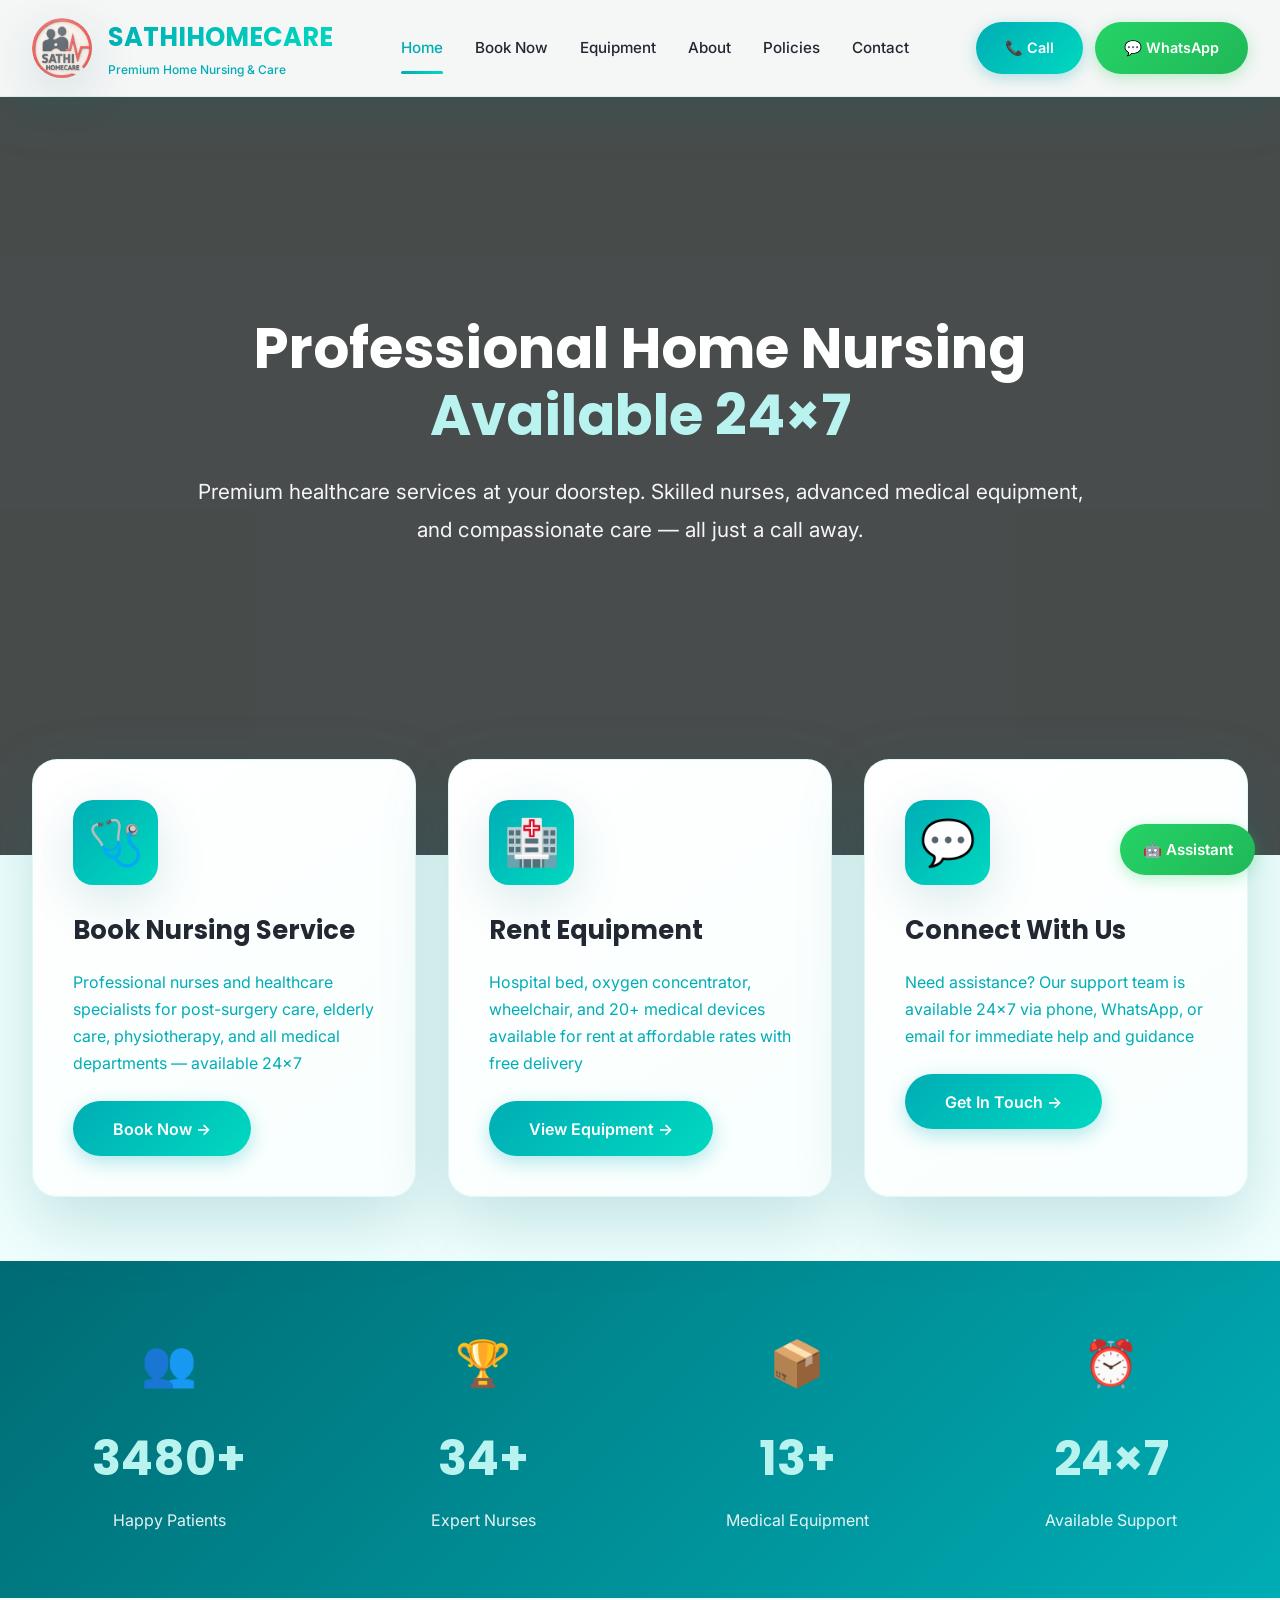
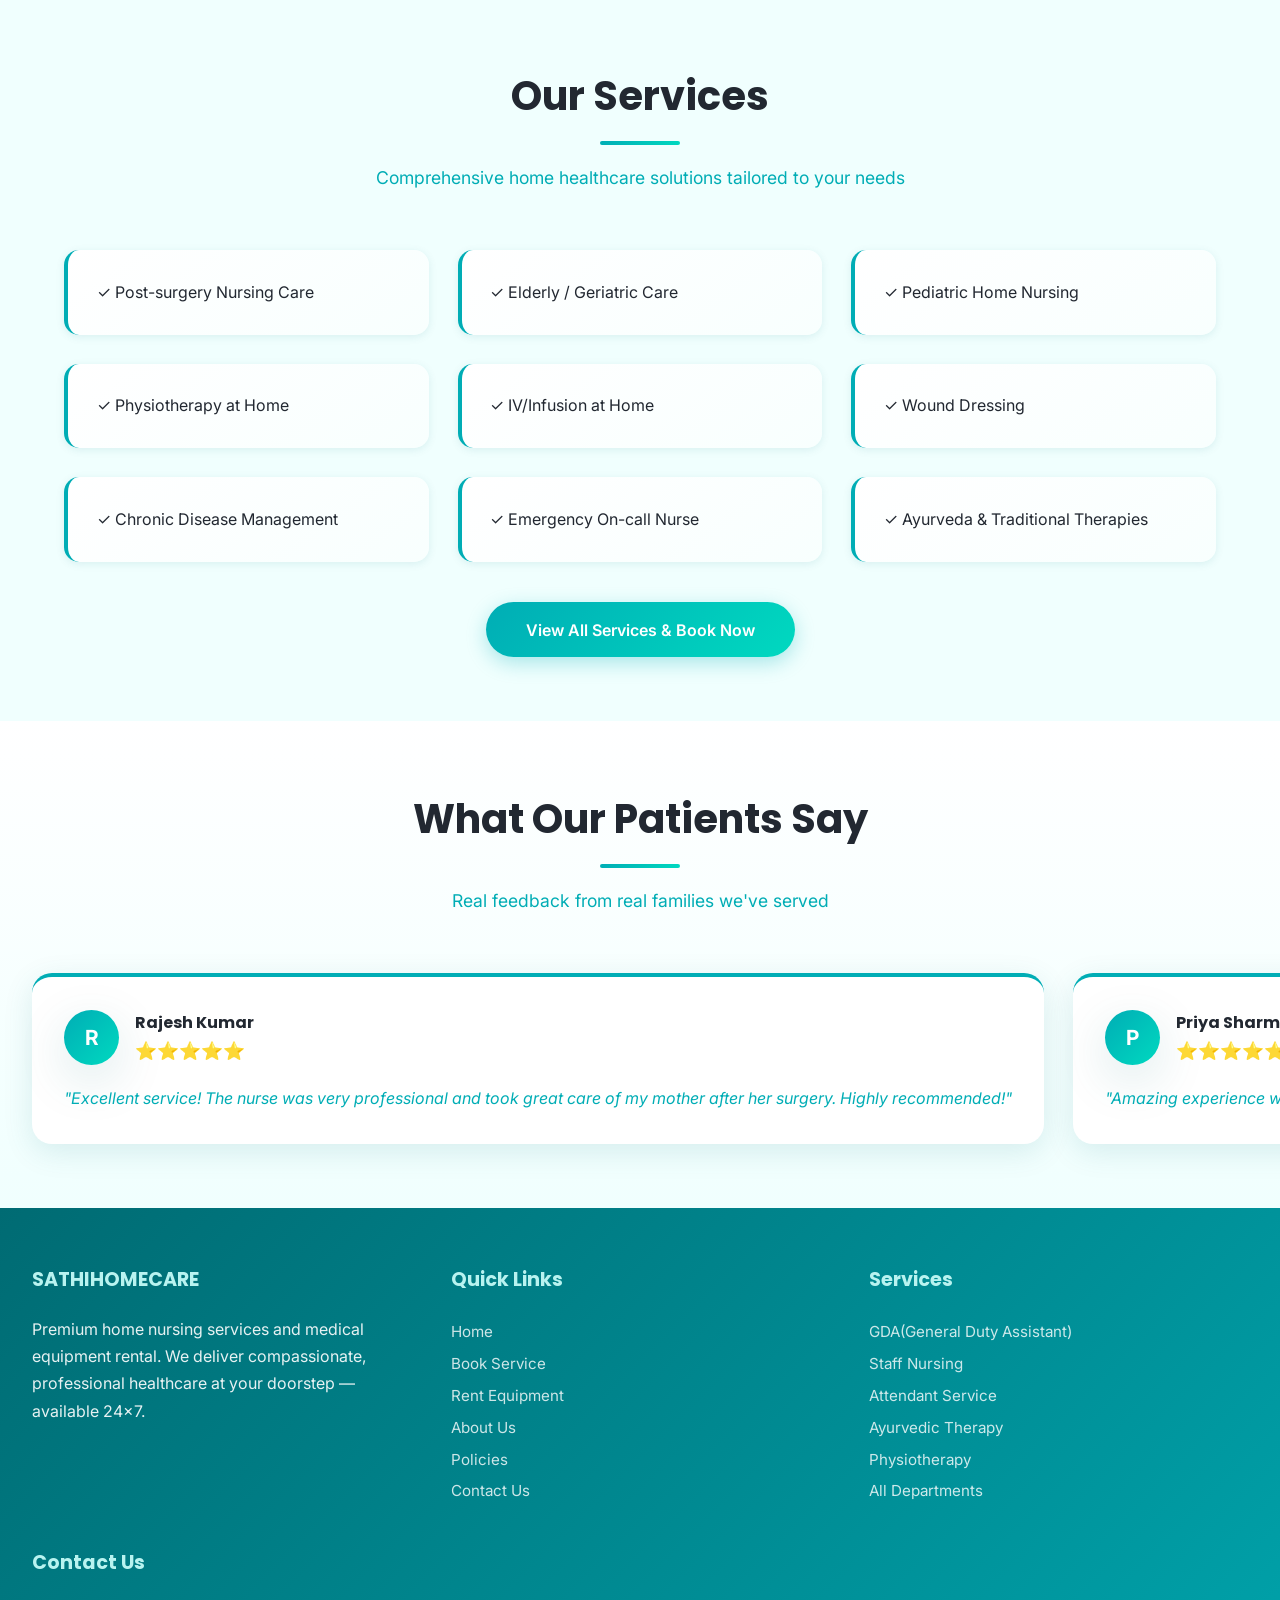
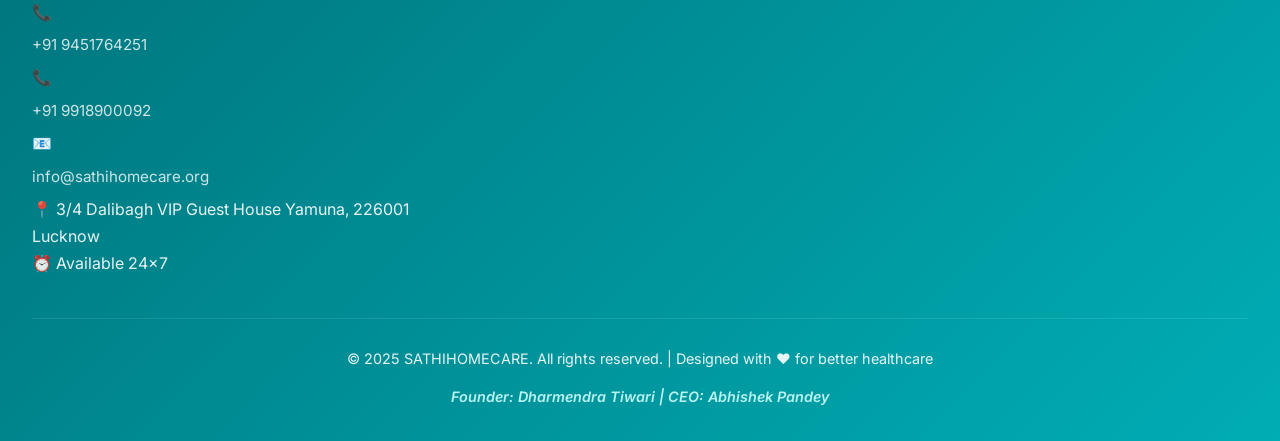
<file: abhi-zip-EXTRACTED-ARCHIVE/abhi/readybot.html>
<!DOCTYPE html>
<html lang="en">
<head>
    <meta charset="UTF-8">
    <meta name="viewport" content="width=device-width, initial-scale=1.0">
    <meta name="description" content="SATHIHOMECARE - Premium home nursing services and medical equipment rental. 24x7 professional care at your doorstep.">
    <title>SATHIHOMECARE - Premium Home Nursing & Medical Equipment</title>
    
    <!-- Google Fonts -->
    <link href="https://fonts.googleapis.com/css2?family=Poppins:wght@300;400;500;600;700;800&family=Inter:wght@300;400;500;600;700&display=swap" rel="stylesheet">
    
    <style>
        /* ==================== ROOT VARIABLES ==================== */
        :root {
            --primary: #00ADB5;
            --primary-dark: #006B73;
            --accent: #00D9C0;
            --light: #B8F3F0;
            --bg-cream: #F0FFFE;
            --white: #ffffff;
            --text-dark: #222831;
            --text-medium: #00ADB5;
            
            --gradient-primary: linear-gradient(135deg, #00ADB5 0%, #00D9C0 100%);
            --gradient-dark: linear-gradient(135deg, #006B73 0%, #00ADB5 100%);
            --gradient-light: linear-gradient(135deg, #00D9C0 0%, #B8F3F0 100%);
            --gradient-hero: linear-gradient(135deg, #006B73 0%, #00ADB5 50%, #00D9C0 100%);
            
            --shadow-sm: 0 2px 8px rgba(0, 107, 115, 0.1);
            --shadow-md: 0 8px 30px rgba(0, 107, 115, 0.12);
            --shadow-lg: 0 15px 50px rgba(0, 107, 115, 0.15);
            --shadow-xl: 0 25px 70px rgba(0, 107, 115, 0.2);
            --shadow-2xl: 0 35px 90px rgba(0, 107, 115, 0.25);
            
            --transition: all 0.3s cubic-bezier(0.4, 0, 0.2, 1);
        }

        /* ==================== RESET & BASE ==================== */
        * {
            margin: 0;
            padding: 0;
            box-sizing: border-box;
        }

        html {
            scroll-behavior: smooth;
        }

        body {
            font-family: 'Inter', -apple-system, BlinkMacSystemFont, sans-serif;
            background: var(--bg-cream);
            color: var(--text-dark);
            line-height: 1.7;
            overflow-x: hidden;
        }

        /* ==================== SCROLLBAR ==================== */
        ::-webkit-scrollbar {
            width: 12px;
        }

        ::-webkit-scrollbar-track {
            background: var(--bg-cream);
        }

        ::-webkit-scrollbar-thumb {
            background: var(--gradient-primary);
            border-radius: 10px;
        }

        ::-webkit-scrollbar-thumb:hover {
            background: var(--primary-dark);
            box-shadow: 0 0 10px rgba(0, 173, 181, 0.5);
        }

        /* ==================== HEADER ==================== */
        .header {
            position: fixed;
            top: 0;
            left: 0;
            right: 0;
            z-index: 1000;
            background: rgba(255, 255, 255, 0.95);
            backdrop-filter: blur(10px);
            box-shadow: var(--shadow-lg);
            border-bottom: 1px solid rgba(0, 173, 181, 0.1);
            transition: var(--transition);
        }

        .header.scrolled {
            background: rgba(255, 255, 255, 0.98);
            box-shadow: var(--shadow-xl);
        }

        .header-container {
            max-width: 1400px;
            margin: 0 auto;
            padding: 1rem 2rem;
            display: flex;
            justify-content: space-between;
            align-items: center;
            gap: 2rem;
        }

        .logo {
            display: flex;
            align-items: center;
            gap: 1rem;
            cursor: pointer;
            transition: var(--transition);
            flex-shrink: 0;
        }

        .logo:hover {
            transform: translateY(-2px);
        }

        .logo-icon {
            background-image: url('./img/SATHIHOMECARE-logo.jpg');
            background-repeat: no-repeat;
            background-size: cover;
            width: 60px;
            height: 60px;
            border-radius: 50%;
            display: flex;
            align-items: center;
            justify-content: center;
            font-size: 1.8rem;
            color: white;
            font-weight: 700;
            box-shadow: var(--shadow-lg);
            position: relative;
            overflow: hidden;
        }

        .logo-icon::before {
            content: '';
            position: absolute;
            top: -50%;
            left: -50%;
            width: 200%;
            height: 200%;
            background: linear-gradient(45deg, transparent, rgba(255,255,255,0.3), transparent);
            transform: rotate(45deg);
            animation: shine 3s infinite;
        }

        @keyframes shine {
            0%, 100% { transform: translateX(-100%) translateY(-100%) rotate(45deg); }
            50% { transform: translateX(100%) translateY(100%) rotate(45deg); }
        }

        .logo:hover .logo-icon {
            transform: scale(1.1) rotate(5deg);
        }

        .logo-text h1 {
            font-family: 'Poppins', sans-serif;
            font-size: 1.6rem;
            font-weight: 700;
            margin: 0;
            background: var(--gradient-primary);
            -webkit-background-clip: text;
            -webkit-text-fill-color: transparent;
            background-clip: text;
        }

        .logo-text p {
            color: var(--text-medium);
            font-size: 0.75rem;
            margin: 0;
            font-weight: 500;
        }

        .nav-desktop {
            display: flex;
            gap: 2rem;
            align-items: center;
        }

        .nav-desktop a {
            color: var(--text-dark);
            text-decoration: none;
            font-weight: 500;
            font-size: 0.95rem;
            position: relative;
            transition: var(--transition);
            cursor: pointer;
            padding: 0.5rem 0;
        }

        .nav-desktop a::before {
            content: '';
            position: absolute;
            bottom: -5px;
            left: 50%;
            transform: translateX(-50%);
            width: 0;
            height: 3px;
            background: var(--gradient-primary);
            border-radius: 10px;
            transition: width 0.4s cubic-bezier(0.4, 0, 0.2, 1);
        }

        .nav-desktop a:hover::before,
        .nav-desktop a.active::before {
            width: 100%;
        }

        .nav-desktop a:hover,
        .nav-desktop a.active {
            color: var(--primary);
        }

        .header-buttons {
            display: flex;
            gap: 0.8rem;
            align-items: center;
            flex-shrink: 0;
        }

        /* ==================== BUTTONS ==================== */
        .btn {
            padding: 0.85rem 1.8rem;
            border-radius: 50px;
            text-decoration: none;
            transition: var(--transition);
            cursor: pointer;
            border: none;
            font-size: 0.9rem;
            font-weight: 600;
            position: relative;
            overflow: hidden;
            display: inline-flex;
            align-items: center;
            justify-content: center;
            gap: 0.5rem;
            font-family: 'Inter', sans-serif;
            white-space: nowrap;
        }

        .btn::before {
            content: '';
            position: absolute;
            top: 50%;
            left: 50%;
            width: 0;
            height: 0;
            border-radius: 50%;
            background: rgba(255, 255, 255, 0.3);
            transform: translate(-50%, -50%);
            transition: width 0.6s, height 0.6s;
        }

        .btn:hover::before {
            width: 300px;
            height: 300px;
        }

        .btn:active {
            transform: scale(0.96);
        }

        .btn-primary {
            background: var(--gradient-primary);
            color: white;
            box-shadow: 0 4px 15px rgba(0, 173, 181, 0.3);
            z-index: 1;
        }

        .btn-primary:hover {
            transform: translateY(-3px);
            box-shadow: 0 8px 25px rgba(0, 173, 181, 0.4);
        }

        .btn-whatsapp {
            background: linear-gradient(135deg, #25D366 0%, #20b858 100%);
            color: white;
            box-shadow: 0 4px 15px rgba(37, 211, 102, 0.3);
        }

        .btn-whatsapp:hover {
            transform: translateY(-3px);
            box-shadow: 0 8px 25px rgba(37, 211, 102, 0.4);
        }

        .btn-cta {
            background: var(--gradient-primary);
            color: white;
            padding: 1.1rem 2.5rem;
            font-size: 1rem;
            box-shadow: 0 6px 20px rgba(0, 173, 181, 0.3);
            z-index: 1;
        }

        .btn-cta:hover {
            transform: translateY(-4px);
            box-shadow: 0 10px 30px rgba(0, 173, 181, 0.4);
        }

        .btn-glass {
            background: rgba(255, 255, 255, 0.2);
            border: 2px solid rgba(255, 255, 255, 0.5);
            color: white;
            backdrop-filter: blur(10px);
        }

        .btn-glass:hover {
            background: rgba(255, 255, 255, 0.3);
            transform: translateY(-3px);
            border-color: rgba(255, 255, 255, 0.7);
        }

        /* ==================== MOBILE MENU ==================== */
        .mobile-menu-btn {
            display: none;
            background: var(--light);
            border: none;
            color: var(--text-dark);
            font-size: 1.6rem;
            cursor: pointer;
            padding: 0.5rem;
            border-radius: 0.5rem;
            transition: var(--transition);
        }

        .mobile-menu-btn:hover {
            background: var(--accent);
            transform: scale(1.05);
        }

        .mobile-menu {
            display: none;
            background: rgba(255, 255, 255, 0.98);
            padding: 1.5rem;
            animation: slideDown 0.4s cubic-bezier(0.4, 0, 0.2, 1);
        }

        .mobile-menu.active {
            display: block;
        }

        @keyframes slideDown {
            from {
                opacity: 0;
                transform: translateY(-30px);
            }
            to {
                opacity: 1;
                transform: translateY(0);
            }
        }

        .mobile-menu a {
            display: block;
            color: var(--text-dark);
            padding: 1rem;
            text-decoration: none;
            border-radius: 0.75rem;
            font-weight: 500;
            transition: var(--transition);
            margin-bottom: 0.5rem;
        }

        .mobile-menu a:hover {
            background: var(--light);
            padding-left: 1.5rem;
        }

        .mobile-menu a.active {
            background: var(--gradient-primary);
            color: white;
            box-shadow: var(--shadow-md);
        }

        /* ==================== HERO SECTION ==================== */
        .hero {
            position: relative;
            color: white;
            padding: 10rem 2rem 7rem;
            text-align: center;
            overflow: hidden;
            min-height: 95vh;
            display: flex;
            align-items: center;
            justify-content: center;
        }

        .hero::before {
            content: "";
            position: absolute;
            inset: 0;
            background: rgba(0, 0, 0, 0.7); /* Adjust opacity for darkness */
            z-index: 1;
        }
        .hero-content {
            position: relative;
            z-index: 2;
        }


        .hero-video {
            max-width: 100%;
            height: auto;
            margin-bottom: 2rem;
            border-radius: 8px;
        }
        
        .hero-bg {
            position: absolute;
            top: 0;
            left: 0;
            width: 100%;
            height: 100%;
            object-fit: cover;
            z-index: 0;
        }
        .hero-content {
            position: relative;
            z-index: 1;
            color: white;
        }

        @keyframes grid-move {
            0% { transform: translate(0, 0); }
            100% { transform: translate(50px, 50px); }
        }

        .hero-content {
            position: relative;
            z-index: 1;
            max-width: 1200px;
            margin: 0 auto;
        }

        .hero h1 {
            font-family: 'Poppins', sans-serif;
            font-size: 3.5rem;
            margin-bottom: 1.5rem;
            line-height: 1.2;
            animation: fadeInUp 1s cubic-bezier(0.4, 0, 0.2, 1);
        }

        .hero h1 .highlight {
            color: var(--light);
            display: inline-block;
            position: relative;
        }

        .hero p {
            font-size: 1.3rem;
            color: rgba(255,255,255,0.95);
            max-width: 900px;
            margin: 0 auto 2.5rem;
            line-height: 1.8;
            animation: fadeInUp 1s 0.2s cubic-bezier(0.4, 0, 0.2, 1) backwards;
        }

        @keyframes fadeInUp {
            from {
                opacity: 0;
                transform: translateY(40px);
            }
            to {
                opacity: 1;
                transform: translateY(0);
            }
        }

        @keyframes fadeInZoom {
            from {
                opacity: 0;
                transform: scale(0.9);
            }
            to {
                opacity: 1;
                transform: scale(1);
            }
        }

        /* ==================== FLOATING ANIMATION ==================== */
        .floating {
            animation: floating 4s ease-in-out infinite;
        }

        @keyframes floating {
            0%, 100% { transform: translateY(0); }
            50% { transform: translateY(-20px); }
        }

        /* ==================== MEDICAL CARDS ==================== */
        .medical-cards {
            display: grid;
            grid-template-columns: repeat(auto-fit, minmax(320px, 1fr));
            gap: 2rem;
            margin: -6rem auto 4rem;
            max-width: 1400px;
            padding: 0 2rem;
            position: relative;
            z-index: 10;
        }

        .medical-card {
            background: linear-gradient(145deg, #ffffff 0%, #f8fffe 100%);
            border-radius: 25px;
            padding: 2.5rem;
            box-shadow: var(--shadow-xl);
            transition: var(--transition);
            cursor: pointer;
            border: 1px solid rgba(0, 173, 181, 0.1);
            opacity: 0;
            animation: fadeInUp 0.8s cubic-bezier(0.4, 0, 0.2, 1) forwards;
        }

        .medical-card:nth-child(1) { animation-delay: 0.1s; }
        .medical-card:nth-child(2) { animation-delay: 0.2s; }
        .medical-card:nth-child(3) { animation-delay: 0.3s; }

        .medical-card:hover {
            transform: translateY(-12px);
            box-shadow: var(--shadow-2xl);
            border-color: rgba(0, 173, 181, 0.3);
        }

        .medical-icon {
            width: 85px;
            height: 85px;
            border-radius: 20px;
            display: flex;
            align-items: center;
            justify-content: center;
            font-size: 2.8rem;
            margin-bottom: 1.5rem;
            background: var(--gradient-primary);
            box-shadow: var(--shadow-lg);
            transition: var(--transition);
        }

        .medical-card:hover .medical-icon {
            transform: scale(1.1) rotate(5deg);
        }

        .medical-card h3 {
            font-family: 'Poppins', sans-serif;
            font-size: 1.6rem;
            margin-bottom: 1rem;
            color: var(--text-dark);
        }

        .medical-card p {
            color: var(--text-medium);
            margin-bottom: 1.5rem;
            line-height: 1.7;
        }

        /* ==================== STATS SECTION ==================== */
        .stats-section {
            background: var(--gradient-dark);
            padding: 4rem 2rem;
            color: white;
            overflow: hidden;
        }

        .stats-container {
            max-width: 1400px;
            margin: 0 auto;
            display: grid;
            grid-template-columns: repeat(auto-fit, minmax(220px, 1fr));
            gap: 2.5rem;
        }

        .stat-item {
            text-align: center;
            opacity: 0;
            animation: fadeInUp 1s cubic-bezier(0.4, 0, 0.2, 1) forwards;
            transition: var(--transition);
        }

        .stat-item:hover {
            transform: translateY(-10px);
        }

        .stat-item:nth-child(1) { animation-delay: 0.1s; }
        .stat-item:nth-child(2) { animation-delay: 0.2s; }
        .stat-item:nth-child(3) { animation-delay: 0.3s; }
        .stat-item:nth-child(4) { animation-delay: 0.4s; }

        .stat-icon {
            font-size: 2.8rem;
            margin-bottom: 1rem;
            color: var(--light);
        }

        .stat-number {
            font-family: 'Poppins', sans-serif;
            font-size: 3rem;
            font-weight: 700;
            color: var(--light);
            margin-bottom: 0.5rem;
        }

        .stat-label {
            font-size: 1rem;
            color: rgba(255,255,255,0.9);
        }

        /* ==================== SECTIONS ==================== */
        .section {
            padding: 4rem 2rem;
        }

        .section-title {
            font-family: 'Poppins', sans-serif;
            text-align: center;
            font-size: 2.5rem;
            color: var(--text-dark);
            margin-bottom: 1rem;
            position: relative;
        }

        .section-title::after {
            content: '';
            position: absolute;
            bottom: -15px;
            left: 50%;
            transform: translateX(-50%);
            width: 80px;
            height: 4px;
            background: var(--gradient-primary);
            border-radius: 10px;
        }

        .section-subtitle {
            text-align: center;
            color: var(--text-medium);
            max-width: 700px;
            margin: 2rem auto 3.5rem;
            font-size: 1.1rem;
            line-height: 1.8;
        }

        .container {
            max-width: 1400px;
            margin: 0 auto;
            padding: 0 2rem;
        }

        /* ==================== SERVICES GRID ==================== */
        .services-grid {
            display: grid;
            grid-template-columns: repeat(auto-fit, minmax(280px, 1fr));
            gap: 1.8rem;
            max-width: 1400px;
            margin: 0 auto 2.5rem;
        }

        .service-item {
            background: linear-gradient(145deg, #ffffff 0%, #f8fffe 100%);
            padding: 1.8rem;
            border-radius: 15px;
            box-shadow: var(--shadow-sm);
            transition: var(--transition);
            border-left: 4px solid var(--primary);
            font-size: 1rem;
            opacity: 0;
            animation: fadeInUp 0.8s cubic-bezier(0.4, 0, 0.2, 1) forwards;
        }

        .service-item:hover {
            box-shadow: var(--shadow-md);
            transform: translateY(-5px) translateX(5px);
            border-left-width: 6px;
        }

        /* ==================== QUICK ACCESS CARDS ==================== */
        .quick-access-section {
            background: linear-gradient(180deg, var(--bg-cream) 0%, white 50%, var(--bg-cream) 100%);
            padding: 4rem 2rem;
        }

        .quick-access-cards {
            display: grid;
            grid-template-columns: repeat(auto-fit, minmax(300px, 1fr));
            gap: 2rem;
            max-width: 1400px;
            margin: 0 auto;
        }

        .quick-card {
            background: var(--gradient-dark);
            border-radius: 25px;
            padding: 2.5rem;
            box-shadow: var(--shadow-2xl);
            transition: var(--transition);
            cursor: pointer;
            opacity: 0;
            animation: fadeInZoom 0.8s cubic-bezier(0.4, 0, 0.2, 1) forwards;
        }

        .quick-card:nth-child(1) { animation-delay: 0.2s; }
        .quick-card:nth-child(2) { animation-delay: 0.3s; }
        .quick-card:nth-child(3) { animation-delay: 0.4s; }
        .quick-card:nth-child(4) { animation-delay: 0.5s; }

        .quick-card:hover {
            transform: translateY(-12px);
            box-shadow: var(--shadow-2xl);
        }

        .quick-card-icon {
            font-size: 3.5rem;
            margin-bottom: 1.5rem;
            filter: drop-shadow(0 4px 10px rgba(0,0,0,0.3));
            animation: floating 4s ease-in-out infinite;
        }

        .quick-card h3 {
            font-family: 'Poppins', sans-serif;
            color: white;
            font-size: 1.8rem;
            margin-bottom: 1rem;
        }

        .quick-card p {
            color: rgba(255,255,255,0.95);
            font-size: 1rem;
            line-height: 1.7;
            margin-bottom: 1.8rem;
        }

        /* ==================== DEPARTMENT CARDS ==================== */
        .dept-categories {
            display: grid;
            grid-template-columns: repeat(auto-fit, minmax(300px, 1fr));
            gap: 1.8rem;
            max-width: 1400px;
            margin: 0 auto;
        }

        .dept-category-card {
            background: linear-gradient(145deg, #ffffff 0%, #f8fffe 100%);
            padding: 2rem;
            border-radius: 20px;
            cursor: pointer;
            transition: var(--transition);
            border-left: 5px solid var(--primary);
            box-shadow: var(--shadow-sm);
            opacity: 0;
            animation: fadeInUp 0.8s cubic-bezier(0.4, 0, 0.2, 1) forwards;
        }

        .dept-category-card:hover {
            transform: translateX(10px);
            box-shadow: var(--shadow-md);
            border-left-width: 8px;
        }

        .dept-category-card h3 {
            font-family: 'Poppins', sans-serif;
            color: var(--text-dark);
            margin-bottom: 1rem;
            display: flex;
            align-items: center;
            gap: 1rem;
            font-size: 1.2rem;
        }

        .dept-category-card h3 span {
            font-size: 1.8rem;
            transition: var(--transition);
        }

        .dept-category-card:hover h3 span {
            transform: scale(1.15);
        }

        .dept-count {
            display: inline-block;
            background: var(--gradient-primary);
            color: white;
            padding: 0.4rem 1rem;
            border-radius: 50px;
            font-size: 0.85rem;
            margin-top: 1rem;
            box-shadow: var(--shadow-sm);
            transition: var(--transition);
        }

        /* ==================== EQUIPMENT CARDS ==================== */
        .equipment-grid {
            display: grid;
            grid-template-columns: repeat(auto-fit, minmax(290px, 1fr));
            gap: 2rem;
            max-width: 1400px;
            margin: 0 auto;
        }

        .equipment-card {
            background: white;
            border-radius: 25px;
            overflow: hidden;
            box-shadow: var(--shadow-md);
            transition: var(--transition);
            opacity: 0;
            animation: fadeInZoom 0.8s cubic-bezier(0.4, 0, 0.2, 1) forwards;
        }

        .equipment-card:hover {
            box-shadow: var(--shadow-xl);
            transform: translateY(-10px);
        }

        .equipment-image {
            height: 180px;
            background: var(--gradient-primary);
            display: flex;
            align-items: center;
            justify-content: center;
            font-size: 3.5rem;
            transition: var(--transition);
        }

        .equipment-card:hover .equipment-image {
            transform: scale(1.05);
        }

        .equipment-content {
            padding: 1.8rem;
        }

        .equipment-content h3 {
            font-family: 'Poppins', sans-serif;
            color: var(--text-dark);
            margin-bottom: 0.8rem;
            font-size: 1.2rem;
        }

        .equipment-price {
            display: flex;
            justify-content: space-between;
            align-items: center;
            margin: 1.2rem 0;
        }

        .price {
            color: var(--primary);
            font-weight: 700;
            font-size: 1.6rem;
            font-family: 'Poppins', sans-serif;
        }

        /* ==================== TESTIMONIALS ==================== */
        .testimonials-section {
            background: linear-gradient(180deg, white 0%, var(--bg-cream) 100%);
            padding: 4rem 2rem;
            overflow: hidden;
        }

        .testimonials-slider {
            display: flex;
            animation: scroll 50s linear infinite;
            gap: 1.8rem;
        }

        .testimonials-slider:hover {
            animation-play-state: paused;
        }

        @keyframes scroll {
            0% { transform: translateX(0); }
            100% { transform: translateX(-50%); }
        }

        .testimonial-card {
            background: white;
            min-width: 360px;
            padding: 2rem;
            border-radius: 20px;
            box-shadow: var(--shadow-md);
            flex-shrink: 0;
            transition: var(--transition);
            border-top: 4px solid var(--primary);
        }

        .testimonial-card:hover {
            transform: translateY(-10px);
            box-shadow: var(--shadow-lg);
        }

        .testimonial-header {
            display: flex;
            align-items: center;
            gap: 1rem;
            margin-bottom: 1.2rem;
        }

        .testimonial-avatar {
            width: 55px;
            height: 55px;
            border-radius: 50%;
            background: var(--gradient-primary);
            color: white;
            display: flex;
            align-items: center;
            justify-content: center;
            font-weight: 700;
            font-size: 1.3rem;
            box-shadow: var(--shadow-lg);
        }

        .stars {
            color: #00D9C0;
            font-size: 1.1rem;
        }

        /* ==================== CONTACT CARDS ==================== */
        .contact-grid {
            display: grid;
            grid-template-columns: repeat(auto-fit, minmax(280px, 1fr));
            gap: 2rem;
            max-width: 1400px;
            margin: 0 auto 2.5rem;
        }

        .contact-card {
            background: white;
            padding: 2rem;
            border-radius: 25px;
            box-shadow: var(--shadow-md);
            transition: var(--transition);
            text-align: center;
            opacity: 0;
            animation: fadeInZoom 0.8s cubic-bezier(0.4, 0, 0.2, 1) forwards;
        }

        .contact-card:nth-child(1) { animation-delay: 0.1s; }
        .contact-card:nth-child(2) { animation-delay: 0.2s; }
        .contact-card:nth-child(3) { animation-delay: 0.3s; }
        .contact-card:nth-child(4) { animation-delay: 0.4s; }

        .contact-card:hover {
            transform: translateY(-10px);
            box-shadow: var(--shadow-lg);
        }

        .contact-icon-wrapper {
            width: 75px;
            height: 75px;
            border-radius: 20px;
            display: flex;
            align-items: center;
            justify-content: center;
            font-size: 2.2rem;
            margin: 0 auto 1.2rem;
            box-shadow: var(--shadow-md);
            transition: var(--transition);
        }

        .contact-card:hover .contact-icon-wrapper {
            transform: scale(1.1);
        }

        /* ==================== FORMS ==================== */
        .form-container {
            max-width: 700px;
            margin: 0 auto;
            background: white;
            padding: 2.5rem;
            border-radius: 25px;
            box-shadow: var(--shadow-lg);
        }

        .form-group {
            margin-bottom: 1.8rem;
        }

        .form-group label {
            display: block;
            margin-bottom: 0.7rem;
            color: var(--text-dark);
            font-weight: 600;
            font-size: 0.95rem;
        }

        .form-group input,
        .form-group select,
        .form-group textarea {
            width: 100%;
            padding: 0.95rem 1.3rem;
            border: 2px solid var(--light);
            border-radius: 12px;
            font-size: 0.95rem;
            transition: var(--transition);
            font-family: 'Inter', sans-serif;
            background: var(--bg-cream);
        }

        .form-group input:focus,
        .form-group select:focus,
        .form-group textarea:focus {
            outline: none;
            border-color: var(--primary);
            background: white;
            box-shadow: 0 0 0 4px rgba(0, 173, 181, 0.1);
        }

        .form-row {
            display: grid;
            grid-template-columns: 1fr 1fr;
            gap: 1.8rem;
        }

        /* ==================== SEARCH BAR ==================== */
        .search-container {
            max-width: 700px;
            margin: 0 auto 2.5rem;
            position: relative;
        }

        .search-input {
            width: 100%;
            padding: 1.1rem 4rem 1.1rem 1.8rem;
            border: 2px solid var(--light);
            border-radius: 50px;
            font-size: 0.95rem;
            transition: var(--transition);
            background: white;
            box-shadow: var(--shadow-sm);
        }

        .search-input:focus {
            outline: none;
            border-color: var(--primary);
            box-shadow: var(--shadow-md);
        }

        .search-btn {
            position: absolute;
            right: 8px;
            top: 50%;
            transform: translateY(-50%);
            background: var(--gradient-primary);
            color: white;
            border: none;
            padding: 0.85rem 1.8rem;
            border-radius: 50px;
            cursor: pointer;
            transition: var(--transition);
            font-weight: 600;
        }

        .search-btn:hover {
            transform: translateY(-50%) scale(1.05);
        }

        /* ==================== BACK BUTTON ==================== */
        .back-btn {
            display: inline-flex;
            align-items: center;
            gap: 0.7rem;
            color: white;
            background: rgba(255, 255, 255, 0.2);
            border: 2px solid rgba(255, 255, 255, 0.4);
            padding: 0.9rem 1.8rem;
            border-radius: 50px;
            text-decoration: none;
            margin-bottom: 1.8rem;
            transition: var(--transition);
            cursor: pointer;
            font-size: 0.95rem;
            font-weight: 600;
            backdrop-filter: blur(10px);
        }

        .back-btn:hover {
            background: rgba(255, 255, 255, 0.3);
            transform: translateX(-5px);
        }

        /* ==================== POLICY CARDS ==================== */
        .policy-card {
            background: white;
            padding: 2rem;
            border-radius: 20px;
            box-shadow: var(--shadow-md);
            border-left: 6px solid var(--primary);
            margin-bottom: 1.8rem;
            opacity: 0;
            animation: fadeInUp 0.8s cubic-bezier(0.4, 0, 0.2, 1) forwards;
        }

        .policy-card h3 {
            font-family: 'Poppins', sans-serif;
            color: var(--text-dark);
            margin-bottom: 1rem;
            font-size: 1.3rem;
        }

        .policy-card ul {
            margin-left: 1.5rem;
            color: var(--text-medium);
        }

        .policy-card li {
            margin-bottom: 0.7rem;
            line-height: 1.7;
        }

        /* ==================== ABOUT SECTION ==================== */
        .about-grid {
            display: grid;
            grid-template-columns: repeat(auto-fit, minmax(300px, 1fr));
            gap: 2rem;
            max-width: 1400px;
            margin: 0 auto;
        }

        .profile-card {
            background: white;
            padding: 2rem;
            border-radius: 25px;
            box-shadow: var(--shadow-md);
            transition: var(--transition);
            text-align: center;
            opacity: 0;
            animation: fadeInZoom 0.8s cubic-bezier(0.4, 0, 0.2, 1) forwards;
        }

        .profile-card:hover {
            transform: translateY(-10px);
            box-shadow: var(--shadow-lg);
        }

        .profile-image {
            width: 110px;
            height: 110px;
            border-radius: 50%;
            margin: 0 auto 1.2rem;
            background: var(--gradient-primary);
            display: flex;
            align-items: center;
            justify-content: center;
            font-size: 2.5rem;
            color: white;
            box-shadow: var(--shadow-lg);
        }

        .profile-name {
            font-family: 'Poppins', sans-serif;
            font-size: 1.4rem;
            color: var(--text-dark);
            margin-bottom: 0.5rem;
        }

        .profile-role {
            color: var(--primary);
            font-weight: 600;
            margin-bottom: 1rem;
        }

        /* ==================== CHATBOT ==================== */
        .chatbot-launcher {
            position: fixed;
            bottom: 25px;
            right: 25px;
            z-index: 1100;
        }

        .chatbot-panel {
            position: fixed;
            bottom: 25px;
            right: 25px;
            width: 380px;
            max-height: 600px;
            background: white;
            border-radius: 20px;
            box-shadow: var(--shadow-2xl);
            display: none;
            flex-direction: column;
            overflow: hidden;
            z-index: 1099;
            border: 1px solid rgba(0, 173, 181, 0.2);
        }

        .chatbot-panel.active {
            display: flex;
        }

        .chatbot-header {
            background: var(--gradient-primary);
            color: white;
            padding: 1.2rem;
            font-weight: 700;
            text-align: center;
            letter-spacing: 0.5px;
            font-family: 'Poppins', sans-serif;
        }

        .chatbot-body {
            padding: 1.2rem;
            overflow-y: auto;
            flex: 1;
            display: flex;
            flex-direction: column;
            gap: 0.8rem;
            background: var(--bg-cream);
        }

        .chat-msg {
            padding: 0.9rem 1.1rem;
            border-radius: 14px;
            max-width: 80%;
            font-size: 0.9rem;
            line-height: 1.5;
        }

        .bot-msg {
            background: white;
            align-self: flex-start;
            box-shadow: var(--shadow-sm);
        }

        .user-msg {
            background: #dcf8c6;
            align-self: flex-end;
        }

        .chatbot-footer {
            border-top: 1px solid rgba(0, 173, 181, 0.1);
            padding: 1rem;
            display: flex;
            flex-wrap: wrap;
            gap: 0.6rem;
            justify-content: center;
            background: white;
        }

        .chatbot-footer button {
            background: #f3fffd;
            border: 2px solid #b6efe3;
            border-radius: 20px;
            padding: 0.5rem 1rem;
            font-weight: 600;
            cursor: pointer;
            transition: var(--transition);
            font-size: 0.85rem;
        }

        .chatbot-footer button:hover {
            background: #d2fff4;
            transform: translateY(-2px);
        }

        /* ==================== BACK TO TOP ==================== */
        .back-to-top {
            position: fixed;
            bottom: 25px;
            left: 25px;
            background: white;
            border: 2px solid var(--light);
            color: var(--primary);
            width: 50px;
            height: 50px;
            border-radius: 50%;
            display: none;
            align-items: center;
            justify-content: center;
            cursor: pointer;
            transition: var(--transition);
            box-shadow: var(--shadow-md);
            z-index: 1000;
            font-size: 1.5rem;
        }

        .back-to-top:hover {
            background: var(--gradient-primary);
            color: white;
            transform: translateY(-5px);
        }

        /* ==================== FOOTER ==================== */
        .footer {
            background: var(--gradient-dark);
            color: rgba(255,255,255,0.9);
            padding: 3.5rem 2rem 2rem;
        }

        .footer-grid {
            display: grid;
            grid-template-columns: repeat(auto-fit, minmax(280px, 1fr));
            gap: 2.5rem;
            max-width: 1400px;
            margin: 0 auto 2.5rem;
        }

        .footer h3 {
            color: var(--light);
            margin-bottom: 1.2rem;
            font-family: 'Poppins', sans-serif;
            font-size: 1.2rem;
        }

        .footer a,
        .footer button {
            color: rgba(255,255,255,0.8);
            text-decoration: none;
            display: block;
            padding: 0.4rem 0;
            transition: var(--transition);
            cursor: pointer;
            background: none;
            border: none;
            font-size: 0.95rem;
            text-align: left;
            font-family: 'Inter', sans-serif;
        }

        .footer a:hover,
        .footer button:hover {
            color: var(--light);
            padding-left: 10px;
        }

        .footer-bottom {
            border-top: 1px solid rgba(255,255,255,0.1);
            padding-top: 1.8rem;
            text-align: center;
            font-size: 0.9rem;
        }

        .founder-credit {
            margin-top: 0.8rem;
            color: var(--light);
            font-style: italic;
            font-weight: 600;
        }

        /* ==================== UTILITY CLASSES ==================== */
        .text-center { text-align: center; }
        .mt-2 { margin-top: 2rem; }
        .mb-2 { margin-bottom: 2rem; }
        .hidden { display: none; }

        /* ==================== RESPONSIVE DESIGN ==================== */
        @media (max-width: 768px) {
            .nav-desktop,
            .header-buttons {
                display: none;
            }

            .mobile-menu-btn {
                display: block;
            }

            .header-container {
                padding: 1rem 1.5rem;
            }

            .logo-icon {
                width: 50px;
                height: 50px;
                font-size: 1.5rem;
            }

            .logo-text h1 {
                font-size: 1.3rem;
            }

            .hero {
                padding: 8rem 1.5rem 5rem;
            }

            .hero h1 {
                font-size: 2.2rem;
            }

            .hero p {
                font-size: 1.1rem;
            }

            .medical-cards {
                margin-top: -4rem;
                grid-template-columns: 1fr;
            }

            .quick-access-cards,
            .dept-categories,
            .equipment-grid,
            .contact-grid,
            .about-grid {
                grid-template-columns: 1fr;
            }

            .form-row {
                grid-template-columns: 1fr;
            }

            .section-title {
                font-size: 2rem;
            }

            .chatbot-panel {
                width: calc(100vw - 30px);
                right: 15px;
                bottom: 15px;
            }

            .chatbot-launcher {
                right: 15px;
                bottom: 15px;
            }

            .back-to-top {
                left: 15px;
                bottom: 15px;
            }
        }
    </style>
</head>
<body>

    <!-- ==================== HEADER ==================== -->
    <header class="header" id="header">
        <div class="header-container">
            <div class="logo" onclick="navigateTo('home')">
                <div class="logo-icon"></div>
                <div class="logo-text">
                    <h1>SATHIHOMECARE</h1>
                    <p>Premium Home Nursing & Care</p>
                </div>
            </div>

            <nav class="nav-desktop">
                <a onclick="navigateTo('home')" data-page="home" class="active">Home</a>
                <a onclick="navigateTo('book')" data-page="book">Book Now</a>
                <a onclick="navigateTo('equipment')" data-page="equipment">Equipment</a>
                <a onclick="navigateTo('about')" data-page="about">About</a>
                <a onclick="navigateTo('policies')" data-page="policies">Policies</a>
                <a onclick="navigateTo('contact')" data-page="contact">Contact</a>
            </nav>

            <div class="header-buttons">
                <a href="tel:+919451764251" class="btn btn-primary">📞 Call</a>
                <a href="https://wa.me/919451764251" target="_blank" class="btn btn-whatsapp">💬 WhatsApp</a>
            </div>

            <button class="mobile-menu-btn" onclick="toggleMobileMenu()">☰</button>
        </div>

        <div class="mobile-menu" id="mobileMenu">
            <a onclick="navigateTo('home')" data-page-mobile="home">🏠 Home</a>
            <a onclick="navigateTo('book')" data-page-mobile="book">📅 Book Now</a>
            <a onclick="navigateTo('equipment')" data-page-mobile="equipment">🏥 Equipment</a>
            <a onclick="navigateTo('about')" data-page-mobile="about">👤 About</a>
            <a onclick="navigateTo('policies')" data-page-mobile="policies">📋 Policies</a>
            <a onclick="navigateTo('contact')" data-page-mobile="contact">📞 Contact</a>
            <a href="tel:+919451764251" class="btn btn-primary" style="margin-top: 1rem; text-align: center; justify-content: center;">📞 +91 9451764251</a>
            <a href="tel:+919918900092" class="btn btn-primary" style="margin-top: 0.5rem; text-align: center; justify-content: center;">📞 +91 9918900092</a>
        </div>
    </header>

    <!-- ==================== MAIN CONTENT ==================== -->
    <main id="mainContent"></main>

    <!-- ==================== CHATBOT ==================== -->
    <div class="chatbot-launcher">
        <button class="btn btn-whatsapp" onclick="toggleChatbot()" style="font-size: 0.95rem; padding: 1rem 1.4rem;">
            🤖 Assistant
        </button>
    </div>

    <div class="chatbot-panel" id="chatbotPanel">
        <div class="chatbot-header">🤖 SATHIHOMECARE Assistant</div>
        <div class="chatbot-body" id="chatbotBody">
            <div class="chat-msg bot-msg">
                Hello! 👋 I'm your SathiHomecare virtual assistant.<br />
                Tap a question below to get help.
            </div>
        </div>
        <div class="chatbot-footer" id="chatbotFooter"></div>
    </div>

    <!-- ==================== BACK TO TOP ==================== -->
    <button class="back-to-top" id="backToTop" onclick="scrollToTop()">↑</button>

    <!-- ==================== FOOTER ==================== -->
    <footer class="footer">
        <div class="footer-grid">
            <div>
                <h3>SATHIHOMECARE</h3>
                <p>Premium home nursing services and medical equipment rental. We deliver compassionate, professional healthcare at your doorstep — available 24×7.</p>
            </div>
            <div>
                <h3>Quick Links</h3>
                <button onclick="navigateTo('home')">Home</button>
                <button onclick="navigateTo('book')">Book Service</button>
                <button onclick="navigateTo('equipment')">Rent Equipment</button>
                <button onclick="navigateTo('about')">About Us</button>
                <button onclick="navigateTo('policies')">Policies</button>
                <button onclick="navigateTo('contact')">Contact Us</button>
            </div>
            <div>
                <h3>Services</h3>
                <button onclick="navigateTo('book')">GDA(General Duty Assistant)</button>
                <button onclick="navigateTo('book')">Staff Nursing</button>
                <button onclick="navigateTo('book')">Attendant Service</button>
                <button onclick="navigateTo('book')">Ayurvedic Therapy</button>
                <button onclick="navigateTo('book')">Physiotherapy</button>
                <button onclick="navigateTo('book')">All Departments</button>
            </div>
            <div>
                <h3>Contact Us</h3>
                <p>📞 <a href="tel:+919451764251">+91 9451764251</a></p>
                <p>📞 <a href="tel:+919918900092">+91 9918900092</a></p>
                <p>📧 <a href="mailto:info@sathihomecare.org">info@sathihomecare.org</a></p>
                <p>📍 3/4 Dalibagh VIP Guest House Yamuna, 226001 Lucknow</p>
                <p>⏰ Available 24×7</p>
            </div>
        </div>
        <div class="footer-bottom">
            <p>© 2025 SATHIHOMECARE. All rights reserved. | Designed with ❤️ for better healthcare</p>
            <p class="founder-credit">Founder: Dharmendra Tiwari | CEO: Abhishek Pandey</p>
        </div>
    </footer>

    <!-- ==================== JAVASCRIPT ==================== -->
    <script>
        // ==================== DATA CONSTANTS ====================
        const departmentData = {
            allopathy: {
                id: 'allopathy',
                name: 'Allopathy (Modern Medicine)',
                icon: '🏥',
                count: 20,
                specializations: [
                    'General Medicine', 'General Surgery', 'Orthopedics (Bones & Joints)',
                    'Pediatrics (Child Care)', 'Gynecology & Obstetrics', 'Cardiology (Heart)',
                    'Neurology (Brain & Nerves)', 'Gastroenterology (Stomach & Liver)',
                    'Pulmonology (Lungs)', 'Dermatology (Skin)', 'Ophthalmology (Eye)',
                    'ENT (Ear, Nose, Throat)', 'Nephrology (Kidney)', 'Urology (Urine System)',
                    'Oncology (Cancer Care)', 'Endocrinology (Diabetes, Thyroid)',
                    'Psychiatry (Mental Health)', 'Dentistry', 'Physiotherapy & Rehabilitation',
                    'Emergency & Critical Care (ICU)'
                ]
            },
            ayurveda: {
                id: 'ayurveda',
                name: 'Ayurveda (Traditional Medicine)',
                icon: '🌿',
                count: 11,
                specializations: [
                    'Vaman (Therapeutic Vomiting)', 'Virechan (Purgation Therapy)',
                    'Nasya (Nasal Therapy)', 'Basti (Medicated Enema)',
                    'Raktamokshan (Bloodletting)', 'Fire Cupping', 'Dry Cupping',
                    'Wet Cupping', 'Leech Therapy', 'Kati Basti (Lower Back Oil Therapy)',
                    'Potli Therapy (Herbal Pouch Massage)'
                ]
            },
            homeopathy: {
                id: 'homeopathy',
                name: 'Homeopathy',
                icon: '💊',
                count: 8,
                specializations: [
                    'General Homeopathy', 'Chronic Disease Management',
                    'Skin & Allergy Treatment', 'Mental & Emotional Disorders',
                    'Child Health', 'Hormonal & Thyroid Disorders',
                    'Women Health', 'Respiratory & Immunity Care'
                ]
            },
            unani: {
                id: 'unani',
                name: 'Unani Medicine',
                icon: '🏺',
                count: 7,
                specializations: [
                    'Ilmul Advia (Pharmacology)', 'Ilmul Amraz (Pathology)',
                    'Moalejat (General Medicine)', 'Ilaj Bit Tadbeer (Therapy)',
                    'Amraze Niswan (Women Health)', 'Amraze Atfal (Child Health)',
                    'Tashreeh (Anatomy)'
                ]
            },
            naturopathy: {
                id: 'naturopathy',
                name: 'Naturopathy & Yoga',
                icon: '🧘',
                count: 8,
                specializations: [
                    'Yoga Therapy', 'Diet & Nutrition', 'Hydrotherapy',
                    'Mud Therapy', 'Massage & Acupressure', 'Detox & Fasting',
                    'Stress Management', 'Lifestyle Diseases Management'
                ]
            },
            siddha: {
                id: 'siddha',
                name: 'Siddha Medicine',
                icon: '🌺',
                count: 6,
                specializations: [
                    'Sirappu Maruthuvam (Special Medicine)', 'Noi Nadal (Diagnosis)',
                    'Gunapadam (Pharmacology)', 'Varma Maruthuvam (Pressure Point)',
                    'Kuzhanthai Maruthuvam (Pediatrics)', 'Pura Maruthuvam (External Therapy)'
                ]
            },
            dental: {
                id: 'dental',
                name: 'Dental Departments',
                icon: '🦷',
                count: 7,
                specializations: [
                    'Oral Medicine & Radiology', 'Prosthodontics (Teeth Replacement)',
                    'Periodontics (Gum Treatment)', 'Endodontics (Root Canal)',
                    'Orthodontics (Braces)', 'Pedodontics (Child Dentistry)',
                    'Oral & Maxillofacial Surgery'
                ]
            },
            allied: {
                id: 'allied',
                name: 'Allied & Paramedical',
                icon: '⚕️',
                count: 10,
                specializations: [
                    'Physiotherapy', 'Occupational Therapy', 'Speech & Hearing Therapy',
                    'Medical Laboratory', 'Radiology / X-ray / Ultrasound',
                    'Nursing & Midwifery', 'Pharmacy', 'Optometry',
                    'Nutrition & Dietetics', 'Emergency Medical Technician (EMT)'
                ]
            },
            alternative: {
                id: 'alternative',
                name: 'Alternative Health',
                icon: '✨',
                count: 6,
                specializations: [
                    'Reiki Healing', 'Acupuncture', 'Acupressure',
                    'Aromatherapy', 'Reflexology', 'Wellness & Spa Therapy'
                ]
            },
            preventive: {
                id: 'preventive',
                name: 'Preventive Medicine',
                icon: '💚',
                count: 5,
                specializations: [
                    'Preventive Health Checkups', 'Lifestyle Disease Management',
                    'Weight Management', 'Mental Wellness & Counselling',
                    'Corporate & Community Health'
                ]
            }
        };

        const equipment = [
            { name: 'Hospital Bed (Manual/Electric)', icon: '🛏️', description: 'Adjustable bed with mattress', price: '500' },
            { name: 'Wheelchair (Folding/Recliner)', icon: '♿', description: 'Lightweight, comfortable', price: '200' },
            { name: 'Walker / Walking Stick', icon: '🚶', description: 'Adjustable height support', price: '150' },
            { name: 'Oxygen Concentrator', icon: '💨', description: '5L/10L capacity portable', price: '800' },
            { name: 'Oxygen Cylinder', icon: '🫁', description: 'Medical grade oxygen', price: '600' },
            { name: 'Nebulizer Machine', icon: '💨', description: 'For respiratory therapy', price: '120' },
            { name: 'Suction Machine', icon: '🔧', description: 'Medical suction device', price: '250' },
            { name: 'Pulse Oximeter', icon: '📊', description: 'Digital oxygen monitor', price: '80' },
            { name: 'BP Monitor', icon: '🩺', description: 'Automatic BP checker', price: '100' },
            { name: 'Glucometer Kit', icon: '🩸', description: 'With strips & lancets', price: '80' },
            { name: 'Infusion Pump', icon: '💉', description: 'Controlled IV delivery', price: '400' },
            { name: 'Syringe Pump', icon: '💉', description: 'Precise medication pump', price: '350' },
            { name: 'Patient Lifter / Hoist', icon: '🏋️', description: 'Safe patient transfer', price: '700' },
            { name: 'Commode Chair', icon: '🚽', description: 'Portable toilet chair', price: '180' },
            { name: 'Air Mattress (Anti-Bed Sore)', icon: '🛏️', description: 'Pressure relief mattress', price: '300' },
            { name: 'ECG Machine (Portable)', icon: '❤️', description: 'Heart monitoring device', price: '500' },
            { name: 'BiPAP / CPAP Machine', icon: '😴', description: 'Sleep apnea therapy', price: '900' },
            { name: 'Ventilator (Home Setup)', icon: '🫁', description: 'Respiratory support', price: '1500' },
            { name: 'IV Stand', icon: '💧', description: 'Adjustable drip stand', price: '100' },
            { name: 'Walking Frame', icon: '🦽', description: 'Mobility assistance', price: '180' }
        ];

        const services = [
            'Post-surgery Nursing Care', 'Elderly / Geriatric Care',
            'Pediatric Home Nursing', 'Physiotherapy at Home',
            'IV/Infusion at Home', 'Wound Dressing',
            'Chronic Disease Management', 'Emergency On-call Nurse',
            'Ayurveda & Traditional Therapies'
        ];

        const testimonials = [
            { name: 'Rajesh Kumar', initial: 'R', rating: 5, text: 'Excellent service! The nurse was very professional and took great care of my mother after her surgery. Highly recommended!' },
            { name: 'Priya Sharma', initial: 'P', rating: 5, text: 'Amazing experience with SATHIHOMECARE. They provided a hospital bed on the same day. Very reliable and affordable.' },
            { name: 'Amit Verma', initial: 'A', rating: 5, text: 'The physiotherapist was excellent. My father recovered much faster with their daily home visits. Thank you!' },
            { name: 'Sunita Singh', initial: 'S', rating: 5, text: 'Great service for elderly care. The nursing staff is compassionate and skilled. Worth every rupee!' },
            { name: 'Vikram Tiwari', initial: 'V', rating: 5, text: 'Prompt response and professional care. They helped us during a critical time. Truly grateful!' },
            { name: 'Neha Gupta', initial: 'N', rating: 5, text: 'Best home nursing service in Lucknow! Equipment rental is also very convenient and hygienic.' }
        ];

        // Chatbot Q&A
        const chatbotQA = [
            {
                q: "What services do you provide?",
                a: "We provide home nursing, attendant services, physiotherapy, and medical equipment rental at your doorstep."
            },
            {
                q: "How can I book a nurse?",
                a: "You can book a nurse by visiting our website booking form or by calling our helpline number directly."
            },
            {
                q: "What are your service charges?",
                a: "Our nursing service starts from ₹800 per day and equipment rental starts from ₹300 per day depending on your needs."
            },
            {
                q: "How to rent medical equipment?",
                a: "You can rent beds, oxygen concentrators, wheelchairs, and more by contacting us through WhatsApp or phone call."
            },
            {
                q: "Are you available 24×7?",
                a: "Yes! Our services are available 24×7 with trained nurses and verified staff."
            },
            {
                q: "Talk to representative",
                a: "Sure, connecting you with our team... You can call us directly now at +91 9451764251.",
                call: true
            }
        ];

        // ==================== STATE ====================
        let currentDepartment = null;

        // ==================== SCROLL EFFECTS ====================
        window.addEventListener('scroll', () => {
            const header = document.getElementById('header');
            const backToTop = document.getElementById('backToTop');
            const scrollTop = window.pageYOffset || document.documentElement.scrollTop;
            
            if (scrollTop > 50) {
                header.classList.add('scrolled');
            } else {
                header.classList.remove('scrolled');
            }

            if (scrollTop > 300) {
                backToTop.style.display = 'flex';
            } else {
                backToTop.style.display = 'none';
            }
        });

        // ==================== NAVIGATION ====================
        function navigateTo(page) {
            document.querySelectorAll('.nav-desktop a').forEach(a => a.classList.remove('active'));
            document.querySelectorAll(`.nav-desktop a[data-page="${page}"]`).forEach(a => a.classList.add('active'));
            
            document.querySelectorAll('.mobile-menu a').forEach(a => a.classList.remove('active'));
            document.querySelectorAll(`.mobile-menu a[data-page-mobile="${page}"]`).forEach(a => a.classList.add('active'));
            
            document.getElementById('mobileMenu').classList.remove('active');
            window.scrollTo({ top: 0, behavior: 'smooth' });
            
            const mainContent = document.getElementById('mainContent');
            
            switch(page) {
                case 'home':
                    mainContent.innerHTML = renderHomePage();
                    animateStats();
                    break;
                case 'book':
                    mainContent.innerHTML = renderBookPage();
                    break;
                case 'equipment':
                    mainContent.innerHTML = renderEquipmentPage();
                    break;
                case 'about':
                    mainContent.innerHTML = renderAboutPage();
                    break;
                case 'policies':
                    mainContent.innerHTML = renderPoliciesPage();
                    break;
                case 'contact':
                    mainContent.innerHTML = renderContactPage();
                    break;
                default:
                    mainContent.innerHTML = renderHomePage();
                    animateStats();
            }
        }

        function navigateToDepartment(deptId) {
            currentDepartment = departmentData[deptId];
            document.getElementById('mainContent').innerHTML = renderDepartmentDetail();
            window.scrollTo({ top: 0, behavior: 'smooth' });
        }

        function navigateToQuickService(serviceName) {
            const waMessage = `Hello SATHIHOMECARE, I would like to book:

🏥 Service: ${serviceName}

Please confirm availability and details.`;
            window.open(`https://wa.me/919451764251?text=${encodeURIComponent(waMessage)}`, '_blank');
        }

        function toggleMobileMenu() {
            document.getElementById('mobileMenu').classList.toggle('active');
        }

        function scrollToTop() {
            window.scrollTo({ top: 0, behavior: 'smooth' });
        }

        // ==================== PAGE RENDERERS ====================
        function renderHomePage() {
            return `
                <section class="hero">
                    <video class="hero-bg" autoplay muted loop playsinline>
                        <source src="./img/hero-section-video.mp4" type="video/mp4" />
                    </video>
                    <div class="hero-content">
                        <h1 class="floating">Professional Home Nursing<br><span class="highlight">Available 24×7</span></h1>
                        <p>Premium healthcare services at your doorstep. Skilled nurses, advanced medical equipment, and compassionate care — all just a call away.</p>
                    </div>
                </section>

                <div class="medical-cards">
                    <div class="medical-card" onclick="navigateTo('book')">
                        <div class="medical-icon floating">🩺</div>
                        <h3>Book Nursing Service</h3>
                        <p>Professional nurses and healthcare specialists for post-surgery care, elderly care, physiotherapy, and all medical departments — available 24×7</p>
                        <button class="btn btn-cta">Book Now →</button>
                    </div>
                    
                    <div class="medical-card" onclick="navigateTo('equipment')">
                        <div class="medical-icon floating" style="animation-delay: 0.3s;">🏥</div>
                        <h3>Rent Equipment</h3>
                        <p>Hospital bed, oxygen concentrator, wheelchair, and 20+ medical devices available for rent at affordable rates with free delivery</p>
                        <button class="btn btn-cta">View Equipment →</button>
                    </div>
                    
                    <div class="medical-card" onclick="navigateTo('contact')">
                        <div class="medical-icon floating" style="animation-delay: 0.6s;">💬</div>
                        <h3>Connect With Us</h3>
                        <p>Need assistance? Our support team is available 24×7 via phone, WhatsApp, or email for immediate help and guidance</p>
                        <button class="btn btn-cta">Get In Touch →</button>
                    </div>
                </div>

                <section class="stats-section">
                    <div class="stats-container">
                        <div class="stat-item">
                            <div class="stat-icon">👥</div>
                            <div class="stat-number" data-target="5000">0</div>
                            <div class="stat-label">Happy Patients</div>
                        </div>

                        <div class="stat-item">
                            <div class="stat-icon">🏆</div>
                            <div class="stat-number" data-target="50">0</div>
                            <div class="stat-label">Expert Nurses</div>
                        </div>

                        <div class="stat-item">
                            <div class="stat-icon">📦</div>
                            <div class="stat-number" data-target="20">0</div>
                            <div class="stat-label">Medical Equipment</div>
                        </div>

                        <div class="stat-item">
                            <div class="stat-icon">⏰</div>
                            <div class="stat-number">24×7</div>
                            <div class="stat-label">Available Support</div>
                        </div>
                    </div>
                </section>

                <section class="section">
                    <div class="container">
                        <h2 class="section-title">Our Services</h2>
                        <p class="section-subtitle">Comprehensive home healthcare solutions tailored to your needs</p>
                        
                        <div class="services-grid">
                            ${services.map((service, idx) => `
                                <div class="service-item" style="animation-delay: ${idx * 0.05}s;">✓ ${service}</div>
                            `).join('')}
                        </div>
                        
                        <div class="text-center mt-2">
                            <button class="btn btn-cta" onclick="navigateTo('book')">View All Services & Book Now</button>
                        </div>
                    </div>
                </section>

                <section class="testimonials-section">
                    <div class="container">
                        <h2 class="section-title">What Our Patients Say</h2>
                        <p class="section-subtitle">Real feedback from real families we've served</p>
                    </div>
                    
                    <div class="testimonials-slider">
                        ${[...testimonials, ...testimonials].map(t => `
                            <div class="testimonial-card">
                                <div class="testimonial-header">
                                    <div class="testimonial-avatar">${t.initial}</div>
                                    <div>
                                        <h4 style="margin: 0; color: var(--text-dark); font-family: 'Poppins', sans-serif;">${t.name}</h4>
                                        <div class="stars">${'⭐'.repeat(t.rating)}</div>
                                    </div>
                                </div>
                                <p style="color: var(--text-medium); font-style: italic;">"${t.text}"</p>
                            </div>
                        `).join('')}
                    </div>
                </section>
            `;
        }

        function renderBookPage() {
            return `
                <section class="hero">
                    <video class="hero-bg" autoplay muted loop playsinline>
                        <source src="./img/hero-section-video.mp4" type="video/mp4" />
                    </video>
                    <div class="hero-content">
                        <div class="medical-icon floating" style="margin: 0 auto 2rem; background: rgba(255,255,255,0.2); font-size: 3rem;">🩺</div>
                        <h1>Book Healthcare Service</h1>
                        <p>Choose from our comprehensive range of medical departments and healthcare professionals</p>
                    </div>
                </section>

                <section class="quick-access-section">
                    <div class="container">
                        <h2 class="section-title">⚡ Most Requested Services</h2>
                        <p class="section-subtitle">Book instantly with just one click!</p>
                        
                        <div class="quick-access-cards">
                            <div class="quick-card" onclick="navigateToQuickService('GDA(General Duty Assistant)')">
                                <div class="quick-card-icon">👨‍⚕️</div>
                                <h3>GDA</h3>
                                <p>General Duty Assistant - Professional nursing assistants for round-the-clock patient care and medical support at home</p>
                                <button class="btn btn-glass">Book GDA Now →</button>
                            </div>
                            
                            <div class="quick-card" onclick="navigateToQuickService('Staff Nursing')">
                                <div class="quick-card-icon" style="animation-delay: 0.3s;">👩‍⚕️</div>
                                <h3>STAFF NURSING</h3>
                                <p>Qualified and experienced staff nurses for comprehensive home healthcare, medical procedures, and patient monitoring</p>
                                <button class="btn btn-glass">Book Staff Nurse →</button>
                            </div>
                            
                            <div class="quick-card" onclick="navigateToQuickService('Ayurvedic Therapy')">
                                <div class="quick-card-icon" style="animation-delay: 0.6s;">🌿</div>
                                <h3>AYURVEDIC THERAPY</h3>
                                <p>Traditional Ayurvedic treatments including cupping, leech therapy, and natural healing at your home</p>
                                <button class="btn btn-glass">Book Therapy →</button>
                            </div>

                            <div class="quick-card" onclick="navigateToQuickService('Attendant Service')">
                                <div class="quick-card-icon" style="animation-delay: 0.9s;">🤝</div>
                                <h3>ATTENDANT</h3>
                                <p>Professional patient attendants for daily care, assistance with mobility, and companionship for elderly and recovering patients</p>
                                <button class="btn btn-glass">Book Attendant →</button>
                            </div>
                        </div>
                    </div>
                </section>

                <section class="section">
                    <div class="container">
                        <h2 class="section-title">All Medical Departments</h2>
                        <p class="section-subtitle">Click on any department to view specializations</p>
                        
                        <div class="dept-categories">
                            ${Object.values(departmentData).map((dept, idx) => `
                                <div class="dept-category-card" onclick="navigateToDepartment('${dept.id}')" style="animation-delay: ${idx * 0.05}s;">
                                    <h3><span>${dept.icon}</span> ${dept.name}</h3>
                                    <span class="dept-count">${dept.count} Specializations</span>
                                    <p style="margin-top: 1rem; color: var(--text-medium); font-size: 0.9rem;">Click to view all →</p>
                                </div>
                            `).join('')}
                        </div>
                    </div>
                </section>

                <section class="section" style="background: linear-gradient(180deg, white 0%, var(--bg-cream) 100%);">
                    <div class="container">
                        <div class="form-container">
                            <h2 style="text-align: center; margin-bottom: 2rem; font-family: 'Poppins', sans-serif; color: var(--text-dark);">Quick Booking Form</h2>
                            <form onsubmit="handleBookingSubmit(event)">
                                <div class="form-group">
                                    <label>Your Name *</label>
                                    <input type="text" id="book-name" required placeholder="Enter your full name">
                                </div>
                                
                                <div class="form-group">
                                    <label>Phone Number *</label>
                                    <input type="tel" id="book-phone" required placeholder="+91 XXXXXXXXXX">
                                </div>
                                
                                <div class="form-group">
                                    <label>Service Type *</label>
                                    <select id="book-service" required>
                                        <option value="">-- Select Service --</option>
                                        <option value="GDA(General Duty Assistant)">GDA(General Duty Assistant)</option>
                                        <option value="Staff Nursing">Staff Nursing</option>
                                        <option value="Attendant Service">Attendant Service</option>
                                        <option value="Ayurvedic Therapy">Ayurvedic Therapy</option>
                                        <option value="Post-surgery Care">Post-surgery Care</option>
                                        <option value="Elderly Care">Elderly Care</option>
                                        <option value="Pediatric Care">Pediatric Care</option>
                                        <option value="Physiotherapy">Physiotherapy at Home</option>
                                        <option value="IV/Injection">IV/Injection at Home</option>
                                        <option value="Wound Dressing">Wound Dressing</option>
                                        <option value="Other">Other (Mention in message)</option>
                                    </select>
                                </div>
                                
                                <div class="form-row">
                                    <div class="form-group">
                                        <label>Preferred Date</label>
                                        <input type="date" id="book-date">
                                    </div>
                                    <div class="form-group">
                                        <label>Preferred Time</label>
                                        <input type="time" id="book-time">
                                    </div>
                                </div>
                                
                                <div class="form-group">
                                    <label>Additional Message</label>
                                    <textarea id="book-message" rows="4" placeholder="Any specific requirements or department preferences..."></textarea>
                                </div>
                                
                                <button type="submit" class="btn btn-cta" style="width: 100%;">
                                    📱 Book via WhatsApp
                                </button>
                            </form>
                        </div>
                    </div>
                </section>
            `;
        }

        function renderDepartmentDetail() {
            if (!currentDepartment) return renderBookPage();
            
            return `
                <section class="hero">
                    <div class="hero-content">
                        <button class="back-btn" onclick="navigateTo('book')">← Back to Departments</button>
                        
                        <div style="font-size: 4.5rem; margin-bottom: 1rem;" class="floating">${currentDepartment.icon}</div>
                        <h1>${currentDepartment.name}</h1>
                        <p>${currentDepartment.count} Available Specializations</p>
                    </div>
                </section>

                <section class="section">
                    <div class="container">
                        <h2 class="section-title">All Specializations</h2>
                        
                        <div class="services-grid">
                            ${currentDepartment.specializations.map((spec, idx) => `
                                <div class="service-item" onclick="bookSpecialization('${currentDepartment.name}', '${spec}')" style="cursor: pointer; animation-delay: ${idx * 0.03}s;">
                                    ✓ ${spec}
                                </div>
                            `).join('')}
                        </div>
                        
                        <div class="text-center mt-2">
                            <p style="color: var(--text-medium); margin-bottom: 2rem;">Click on any specialization to book a healthcare professional</p>
                            <button class="btn btn-cta" onclick="navigateTo('book')">Or Fill General Booking Form</button>
                        </div>
                    </div>
                </section>
            `;
        }

        function renderEquipmentPage() {
            return `
                <section class="hero">
                    <video class="hero-bg" autoplay muted loop playsinline>
                        <source src="./img/hero-section-video.mp4" type="video/mp4" />
                    </video>
                    <div class="hero-content">
                        <div class="medical-icon floating" style="margin: 0 auto 2rem; background: rgba(255,255,255,0.2); font-size: 3rem;">🏥</div>
                        <h1>Medical Equipment Rental</h1>
                        <p>20+ medical devices available for rent — affordable rates with free home delivery</p>
                    </div>
                </section>

                <section class="section" style="background: linear-gradient(180deg, var(--bg-cream) 0%, white 100%);">
                    <div class="container">
                        <div class="search-container">
                            <input type="text" id="equipmentSearch" class="search-input" placeholder="🔍 Search equipment (e.g., bed, oxygen, wheelchair)..." oninput="filterEquipment()">
                            <button class="search-btn" onclick="filterEquipment()">Search</button>
                        </div>
                        
                        <div class="equipment-grid" id="equipmentGrid">
                            ${equipment.map((item, idx) => `
                                <div class="equipment-card" data-name="${item.name.toLowerCase()}" style="animation-delay: ${idx * 0.03}s;">
                                    <div class="equipment-image">${item.icon}</div>
                                    <div class="equipment-content">
                                        <h3>${item.name}</h3>
                                        <p style="color: var(--text-medium);">${item.description}</p>
                                        <div class="equipment-price">
                                            <span class="price">₹${item.price}</span>
                                            <span style="color: var(--text-medium);">/day</span>
                                        </div>
                                        <div style="display: flex; align-items: center; gap: 0.5rem; margin-bottom: 1rem;">
                                            <span style="font-size: 1.1rem;">📞</span>
                                            <span style="color: #dd3988; font-size: 0.85rem; font-weight: 600;">Enquire Now</span>
                                        </div>
                                        <button class="btn btn-cta" style="width: 100%; padding: 0.85rem;" onclick="rentEquipment('${item.name}', '${item.price}')">
                                            Rent Now
                                        </button>
                                    </div>
                                </div>
                            `).join('')}
                        </div>
                    </div>
                </section>

                <section class="section">
                    <div class="container">
                        <h2 class="section-title">Why Rent From SATHIHOMECARE?</h2>
                        <div class="services-grid">
                            <div class="service-item">✓ Well-maintained, sanitized equipment</div>
                            <div class="service-item">✓ Free home delivery and pickup</div>
                            <div class="service-item">✓ Competitive pricing</div>
                            <div class="service-item">✓ 24×7 technical support</div>
                        </div>
                    </div>
                </section>
            `;
        }

        function renderAboutPage() {
            return `
                <section class="hero">
                    <video class="hero-bg" autoplay muted loop playsinline>
                        <source src="./img/hero-section-video.mp4" type="video/mp4" />
                    </video>
                    <div class="hero-content">
                        <div class="medical-icon floating" style="margin: 0 auto 2rem; background: rgba(255,255,255,0.2); font-size: 3rem;">👥</div>
                        <h1>About SATHIHOMECARE</h1>
                        <p>We're on a mission to deliver safe, reliable and professional homecare to every family</p>
                    </div>
                </section>

                <section class="section" style="background: linear-gradient(180deg, var(--bg-cream) 0%, white 100%);">
                    <div class="container">
                        <h2 class="section-title">Our Story</h2>
                        <p class="section-subtitle">SATHIHOMECARE brings hospital-grade care to your home. From trained nurses to ICU-like setups, we ensure dignity, comfort and timely support for patients and their families — 24×7.</p>
                        
                        <div class="about-grid">
                            <div class="profile-card">
                                <div class="profile-image">🏥</div>
                                <h3 style="font-family: 'Poppins', sans-serif; margin-bottom: 1rem;">What We Offer</h3>
                                <ul style="text-align: left; color: var(--text-medium); line-height: 2;">
                                    <li>Home nursing: 2/4/6/8/12/24 hour duty</li>
                                    <li>Post-surgery & elderly care</li>
                                    <li>Physiotherapy & wound dressing</li>
                                    <li>Medical equipment rental with free delivery</li>
                                    <li>All medical departments & specializations</li>
                                </ul>
                            </div>

                            <div class="profile-card">
                                <div class="profile-image">🎯</div>
                                <h3 style="font-family: 'Poppins', sans-serif; margin-bottom: 1rem;">Our Mission</h3>
                                <p style="color: var(--text-medium); line-height: 1.8;">
                                    To make quality healthcare accessible and affordable for every family. We believe in compassionate care, professional excellence, and building trust through consistent service delivery.
                                </p>
                            </div>

                            <div class="profile-card">
                                <div class="profile-image">⭐</div>
                                <h3 style="font-family: 'Poppins', sans-serif; margin-bottom: 1rem;">Why Choose Us</h3>
                                <ul style="text-align: left; color: var(--text-medium); line-height: 2;">
                                    <li>5000+ Happy Patients</li>
                                    <li>50+ Expert Nurses & Therapists</li>
                                    <li>20+ Medical Equipment Types</li>
                                    <li>Available 24×7 • 365 Days</li>
                                </ul>
                            </div>
                        </div>
                    </div>
                </section>

                <section class="section">
                    <div class="container">
                        <h2 class="section-title">Leadership</h2>
                        
                        <div class="about-grid">
                            <div class="profile-card">
                                <div class="profile-image">
                                    <img src="./img/Dharmendra-Tiwari.jpg" alt="Dharmendra Tiwari" style="width: 100%; height: 100%; object-fit: cover; border-radius: 50%;">
                                </div>
                                <div class="profile-name">Dharmendra Tiwari</div>
                                <div class="profile-role">Founder</div>
                                <p style="color: var(--text-medium); line-height: 1.8;">
                                    Healthcare operations lead. Builds high-quality homecare protocols, staff training and on-ground support systems to ensure excellence in patient care.
                                </p>
                                <p style="margin-top: 1rem; color: var(--primary); font-weight: 600;">
                                    📞 <a href="tel:+919451764251" style="color: var(--primary); text-decoration: none;">+91 9451764251</a>
                                </p>
                            </div>

                            <div class="profile-card">
                                <div class="profile-image">
                                    <img src="./img/Pinku.jpg" alt="Pinku" style="width: 100%; height: 100%; object-fit: cover; border-radius: 50%;">
                                    </div>
                                <div class="profile-name">Pinku</div>
                                <div class="profile-role">CEO</div>
                                <p style="color: var(--text-medium); line-height: 1.8;">
                                    CSE (Computer Science Engineering) specialist; product, web & automation focus. Scaling SATHIHOMECARE using technology, customer experience and digital operations.
                                </p>
                                <p style="margin-top: 1rem; color: var(--primary); font-weight: 600;">
                                    📞 <a href="tel:+918090806731" style="color: var(--primary); text-decoration: none;">+91 8090806731</a>
                                </p>
                            </div>
                        </div>
                    </div>
                </section>
            `;
        }

        function renderPoliciesPage() {
            return `
                <section class="hero">
                    <video class="hero-bg" autoplay muted loop playsinline>
                        <source src="./img/hero-section-video.mp4" type="video/mp4" />
                    </video>
                    <div class="hero-content">
                        <div class="medical-icon floating" style="margin: 0 auto 2rem; background: rgba(255,255,255,0.2); font-size: 3rem;">📋</div>
                        <h1>Our Policies</h1>
                        <p>Transparent standards that protect our clients, team and services</p>
                    </div>
                </section>

                <section class="section" style="background: linear-gradient(180deg, var(--bg-cream) 0%, white 100%);">
                    <div class="container">
                        <div class="policy-card" style="animation-delay: 0.1s;">
                            <h3>1. Service Policy</h3>
                            <p style="color: var(--text-medium); margin-bottom: 1rem;">At SATHIHOMECARE, we are committed to providing safe, reliable, and professional home healthcare and medical equipment rental services.</p>
                            <ul>
                                <li><b>Service Availability:</b> Available 24×7, including emergency support</li>
                                <li><b>Service Duration:</b> Hourly, daily, or monthly basis</li>
                                <li><b>Scope of Service:</b> Home nursing care, basic health monitoring, hygiene support, and patient assistance</li>
                                <li><b>Limitations:</b> We do not provide medical diagnosis or doctor consultation</li>
                                <li><b>Cancellation:</b> Cancellations must be made at least 6 hours before the scheduled service</li>
                            </ul>
                        </div>

                        <div class="policy-card" style="animation-delay: 0.2s;">
                            <h3>2. Pricing & Payment Policy</h3>
                            <ul>
                                <li><b>Advance Payment:</b> 50% advance required before service initiation</li>
                                <li><b>Modes of Payment:</b> UPI, bank transfer, or cash</li>
                                <li><b>Refunds:</b> Processed as per cancellation policy only</li>
                                <li><b>Offers & Discounts:</b> Valid only till the mentioned date</li>
                            </ul>
                        </div>

                        <div class="policy-card" style="animation-delay: 0.3s;">
                            <h3>3. Staff & Nurse Policy</h3>
                            <ul>
                                <li><b>Verification:</b> Police verification and ID proof checks for all staff</li>
                                <li><b>Uniform & ID:</b> Mandatory during working hours</li>
                                <li><b>Behavior:</b> Courteous, disciplined, and respectful at all times</li>
                                <li><b>Confidentiality:</b> Patient data is strictly confidential</li>
                                <li><b>Duty Hours:</b> 2,4,6,8,12, or 24-hour shifts as required</li>
                            </ul>
                        </div>

                        <div class="policy-card" style="animation-delay: 0.4s;">
                            <h3>4. Customer Policy</h3>
                            <ul>
                                <li>Clients must ensure a clean and safe environment for homecare staff</li>
                                <li>Any misbehavior/harassment will result in immediate service termination</li>
                                <li>Feedback and service ratings are encouraged after completion</li>
                                <li>Official channels: WhatsApp, Phone Call, or Website Enquiry Form</li>
                            </ul>
                        </div>

                        <div class="policy-card" style="animation-delay: 0.5s;">
                            <h3>5. Refund & Cancellation Policy</h3>
                            <ul>
                                <li>Cancellation 24 hours before: <b>100% refund</b></li>
                                <li>Cancellation 12 hours before: <b>90% refund</b></li>
                                <li>After service start: <b>No refund</b></li>
                                <li>Equipment damage: Deductions from security deposit</li>
                                <li>Refund processing time: 1–2 working days</li>
                            </ul>
                        </div>

                        <div class="policy-card" style="animation-delay: 0.6s;">
                            <h3>6. Medical Equipment Rental Policy</h3>
                            <ul>
                                <li><b>Security Deposit:</b> Refundable deposit required before delivery</li>
                                <li><b>Delivery & Pickup:</b> Free within city limits; timely pickup post-rental</li>
                                <li><b>Responsibility:</b> Client is liable for any loss or damage</li>
                                <li><b>Maintenance:</b> Any fault must be reported immediately</li>
                                <li><b>Usage:</b> Strictly for patient care only</li>
                            </ul>
                        </div>

                        <div class="policy-card" style="animation-delay: 0.7s;">
                            <h3>7. Privacy & Data Protection Policy</h3>
                            <ul>
                                <li>No personal data shared with third parties</li>
                                <li>Only authorized personnel can access sensitive information</li>
                                <li>Digital data is encrypted and stored securely</li>
                                <li>No unsolicited marketing or promotional emails</li>
                            </ul>
                        </div>

                        <div class="policy-card" style="animation-delay: 0.8s;">
                            <h3>8. Liability Policy</h3>
                            <ul>
                                <li>SATHIHOMECARE is a supportive homecare provider — not a hospital/clinic</li>
                                <li>Not liable for any medication error prescribed by doctors</li>
                                <li>In emergencies, contact 108 or your physician</li>
                                <li>Our services focus on home support, not diagnosis/treatment</li>
                            </ul>
                        </div>

                        <div class="policy-card" style="animation-delay: 0.9s;">
                            <h3>9. Employee Conduct & Disciplinary Policy</h3>
                            <ul>
                                <li>Misbehavior, theft, or misconduct may result in termination</li>
                                <li>Uninformed absence/repeated late arrivals may lead to penalties</li>
                                <li>Breach of confidentiality is a serious violation</li>
                                <li>Hygiene and respectful behavior are mandatory</li>
                            </ul>
                        </div>

                        <div class="policy-card" style="animation-delay: 1s;">
                            <h3>10. Complaint & Resolution Policy</h3>
                            <ul>
                                <li><b>How to Report:</b> WhatsApp, call, or official email</li>
                                <li><b>Response Time:</b> Within 24 hours of complaint registration</li>
                                <li><b>Escalation:</b> Supervisor → Manager → Head Office</li>
                                <li><b>Resolution:</b> Written confirmation provided once closed</li>
                            </ul>
                        </div>

                        <div class="policy-card" style="animation-delay: 1.1s;">
                            <h3>11. Policy Updates</h3>
                            <p style="color: var(--text-medium); margin-bottom: 1rem;">SATHIHOMECARE may update/modify these policies anytime without prior notice. All updates will be reflected on this page.</p>
                            <div style="margin-top: 1.5rem; background: var(--bg-cream); border: 2px dashed var(--light); border-radius: 15px; padding: 1.5rem;">
                                <h4 style="color: var(--primary); margin-bottom: 1rem;">Contact Us</h4>
                                <p style="color: var(--text-medium); line-height: 2;">
                                    📍 Office: 3/4 Dalibagh VIP Guest House Yamuna, 226001 Lucknow<br/>
                                    📞 Helpline: <a href="tel:+919451764251" style="color: var(--primary);">+91 9451764251</a><br/>
                                    📞 Helpline: <a href="tel:+919918900092" style="color: var(--primary);">+91 9918900092</a><br/>
                                    🌐 Website: www.sathihomecare.org<br/>
                                    ✉ Email: <a href="mailto:info@sathihomecare.org" style="color: var(--primary);">info@sathihomecare.org</a>
                                </p>
                            </div>
                        </div>
                    </div>
                </section>
            `;
        }

        function renderContactPage() {
            return `
                <section class="hero">
                    <video class="hero-bg" autoplay muted loop playsinline>
                        <source src="./img/hero-section-video.mp4" type="video/mp4" />
                    </video>
                    <div class="hero-content">
                        <div class="medical-icon floating" style="margin: 0 auto 2rem; background: rgba(255,255,255,0.2); font-size: 3rem;">💬</div>
                        <h1>Contact SATHIHOMECARE</h1>
                        <p>We're available 24×7 to assist you with any healthcare needs</p>
                    </div>
                </section>

                <section class="section" style="background: linear-gradient(180deg, var(--bg-cream) 0%, white 100%);">
                    <div class="container">
                        <h2 class="section-title">Get In Touch</h2>
                        <p class="section-subtitle">Professional healthcare support at your fingertips</p>
                        
                        <div class="contact-grid">
                            <div class="contact-card">
                                <div class="contact-icon-wrapper" style="background: var(--gradient-primary); color: white;">📞</div>
                                <h3 style="font-family: 'Poppins', sans-serif; color: var(--text-dark);">Phone Support</h3>
                                <p style="color: var(--text-medium);">24×7 Emergency Helpline</p>
                                <a href="tel:+919451764251" style="color: var(--primary); font-weight: 600; font-size: 1.2rem; text-decoration: none; display: block; margin-top: 0.5rem;">+91 9451764251</a>
                                <a href="tel:+919918900092" style="color: var(--primary); font-weight: 600; font-size: 1.2rem; text-decoration: none; display: block; margin-top: 0.5rem;">+91 9918900092</a>
                            </div>
                            
                            <div class="contact-card">
                                <div class="contact-icon-wrapper" style="background: linear-gradient(135deg, #25D366, #20b858); color: white;">📱</div>
                                <h3 style="font-family: 'Poppins', sans-serif; color: var(--text-dark);">WhatsApp</h3>
                                <p style="color: var(--text-medium);">Fastest Response</p>
                                <a href="https://wa.me/919451764251" target="_blank" style="color: var(--primary); font-weight: 600; font-size: 1.2rem; text-decoration: none; display: block; margin-top: 0.5rem;">+91 9451764251</a>
                                <a href="https://wa.me/919918900092" target="_blank" style="color: var(--primary); font-weight: 600; font-size: 1.2rem; text-decoration: none; display: block; margin-top: 0.5rem;">+91 9918900092</a>
                            </div>
                            
                            <div class="contact-card">
                                <div class="contact-icon-wrapper" style="background: var(--gradient-light); color: white;">📧</div>
                                <h3 style="font-family: 'Poppins', sans-serif; color: var(--text-dark);">Email Support</h3>
                                <p style="color: var(--text-medium);">For detailed inquiries</p>
                                <a href="mailto:info@sathihomecare.org" style="color: var(--primary); font-weight: 600; text-decoration: none; display: block; margin-top: 0.5rem;">info@sathihomecare.org</a>
                            </div>
                            
                            <div class="contact-card">
                                <div class="contact-icon-wrapper" style="background: var(--gradient-dark); color: white;">📍</div>
                                <h3 style="font-family: 'Poppins', sans-serif; color: var(--text-dark);">Visit Us</h3>
                                <p style="color: var(--text-medium);">Office Location</p>
                                <p style="color: var(--text-dark); font-weight: 600; margin-top: 0.5rem;">3/4 Dalibagh VIP Guest House Yamuna</p>
                                <p style="color: var(--text-medium); font-size: 0.9rem;">226001 Lucknow, Uttar Pradesh</p>
                            </div>
                        </div>
                    </div>
                </section>

                <section class="section">
                    <div class="container">
                        <div class="form-container">
                            <h2 style="margin-bottom: 2rem; text-align: center; font-family: 'Poppins', sans-serif; color: var(--text-dark);">Send Us A Message</h2>
                            <form onsubmit="handleContactSubmit(event)">
                                <div class="form-group">
                                    <label>Name *</label>
                                    <input type="text" id="contact-name" required placeholder="Your full name">
                                </div>
                                <div class="form-group">
                                    <label>Phone Number *</label>
                                    <input type="tel" id="contact-phone" required placeholder="+91 XXXXXXXXXX">
                                </div>
                                <div class="form-group">
                                    <label>Email</label>
                                    <input type="email" id="contact-email" placeholder="your.email@example.com">
                                </div>
                                <div class="form-group">
                                    <label>Message *</label>
                                    <textarea id="contact-message" rows="5" required placeholder="How can we help you?"></textarea>
                                </div>
                                <button type="submit" class="btn btn-cta" style="width: 100%;">
                                    Send Message via WhatsApp
                                </button>
                            </form>
                        </div>
                    </div>
                </section>
            `;
        }

        // ==================== HELPER FUNCTIONS ====================
        function filterEquipment() {
            const searchTerm = document.getElementById('equipmentSearch').value.toLowerCase();
            const cards = document.querySelectorAll('.equipment-card');
            
            cards.forEach(card => {
                const name = card.getAttribute('data-name');
                card.style.display = name.includes(searchTerm) ? 'block' : 'none';
            });
        }

        function handleBookingSubmit(e) {
            e.preventDefault();
            
            const name = document.getElementById('book-name').value;
            const phone = document.getElementById('book-phone').value;
            const service = document.getElementById('book-service').value;
            const date = document.getElementById('book-date').value || 'ASAP';
            const time = document.getElementById('book-time').value || 'Flexible';
            const message = document.getElementById('book-message').value || 'No additional message';

            const waMessage = `Hello SATHIHOMECARE, I would like to book a healthcare service:

👤 Name: ${name}
📞 Phone: ${phone}
🏥 Service: ${service}
📅 Date: ${date}
⏰ Time: ${time}
💬 Message: ${message}`;

            window.open(`https://wa.me/919451764251?text=${encodeURIComponent(waMessage)}`, '_blank');
            alert('Redirecting to WhatsApp! You can also call us at: +91 9451764251 or +91 9918900092');
            e.target.reset();
        }

        function handleContactSubmit(e) {
            e.preventDefault();
            
            const name = document.getElementById('contact-name').value;
            const phone = document.getElementById('contact-phone').value;
            const email = document.getElementById('contact-email').value || 'Not provided';
            const message = document.getElementById('contact-message').value;

            const waMessage = `Hello SATHIHOMECARE,

👤 Name: ${name}
📞 Phone: ${phone}
📧 Email: ${email}

Message:
${message}`;

            window.open(`https://wa.me/919451764251?text=${encodeURIComponent(waMessage)}`, '_blank');
            alert('Redirecting to WhatsApp!');
            e.target.reset();
        }

        function rentEquipment(name, price) {
            const waMessage = `Hello SATHIHOMECARE, I would like to rent medical equipment:

📦 Equipment: ${name}
💰 Rate: ₹${price}/day

Please confirm availability and delivery details.`;

            window.open(`https://wa.me/919451764251?text=${encodeURIComponent(waMessage)}`, '_blank');
        }

        function bookSpecialization(deptName, specName) {
            const waMessage = `Hello SATHIHOMECARE, I would like to book a healthcare professional for:

🏥 Department: ${deptName}
⚕️ Specialization: ${specName}

Please confirm availability and details.`;

            window.open(`https://wa.me/919451764251?text=${encodeURIComponent(waMessage)}`, '_blank');
        }

        function animateStats() {
            setTimeout(() => {
                const stats = document.querySelectorAll('.stat-number[data-target]');
                stats.forEach(stat => {
                    const target = parseInt(stat.dataset.target);
                    const duration = 2000; // animation time (2 seconds)
                    const increment = target / (duration / 16);
                    let current = 0;

                    const updateCounter = () => {
                        current += increment;
                        if (current < target) {
                            stat.textContent = Math.floor(current) + "+";
                            requestAnimationFrame(updateCounter);
                        } else {
                            stat.textContent = target + "+";
                        }
                    };

                    updateCounter();
                });
            }, 500);
        }

        // ==================== CHATBOT FUNCTIONS ====================
        function toggleChatbot() {
            document.getElementById('chatbotPanel').classList.toggle('active');
        }

        function speak(text) {
            try {
                const utterance = new SpeechSynthesisUtterance(text);
                utterance.lang = "en-IN";
                utterance.pitch = 1;
                utterance.rate = 1.05;
                speechSynthesis.speak(utterance);
            } catch (err) {
                console.log("Voice error:", err);
            }
        }

        function handleChatbotQuestion(item) {
            const chatBody = document.getElementById('chatbotBody');
            
            // Add user message
            const userMsg = document.createElement("div");
            userMsg.className = "chat-msg user-msg";
            userMsg.textContent = item.q;
            chatBody.appendChild(userMsg);
            chatBody.scrollTop = chatBody.scrollHeight;

            // Bot typing delay
            setTimeout(() => {
                const botMsg = document.createElement("div");
                botMsg.className = "chat-msg bot-msg";
                botMsg.textContent = item.a + " If you want more help, call us directly 📞";
                chatBody.appendChild(botMsg);
                chatBody.scrollTop = chatBody.scrollHeight;
                speak(item.a + " If you want more help, call us directly.");

                // Auto call redirect if needed
                if (item.call) {
                    setTimeout(() => {
                        window.location.href = "tel:+919451764251";
                    }, 3000);
                }
            }, 1000);
        }

        function initializeChatbot() {
            const chatFooter = document.getElementById('chatbotFooter');
            chatFooter.innerHTML = '';
            
            chatbotQA.forEach((item) => {
                const btn = document.createElement("button");
                btn.textContent = item.q;
                btn.onclick = () => handleChatbotQuestion(item);
                chatFooter.appendChild(btn);
            });
        }

        // ==================== INITIALIZATION ====================
        document.addEventListener('DOMContentLoaded', () => {
            navigateTo('home');
            initializeChatbot();
        });
    </script>
</body>
</html>
</file>
